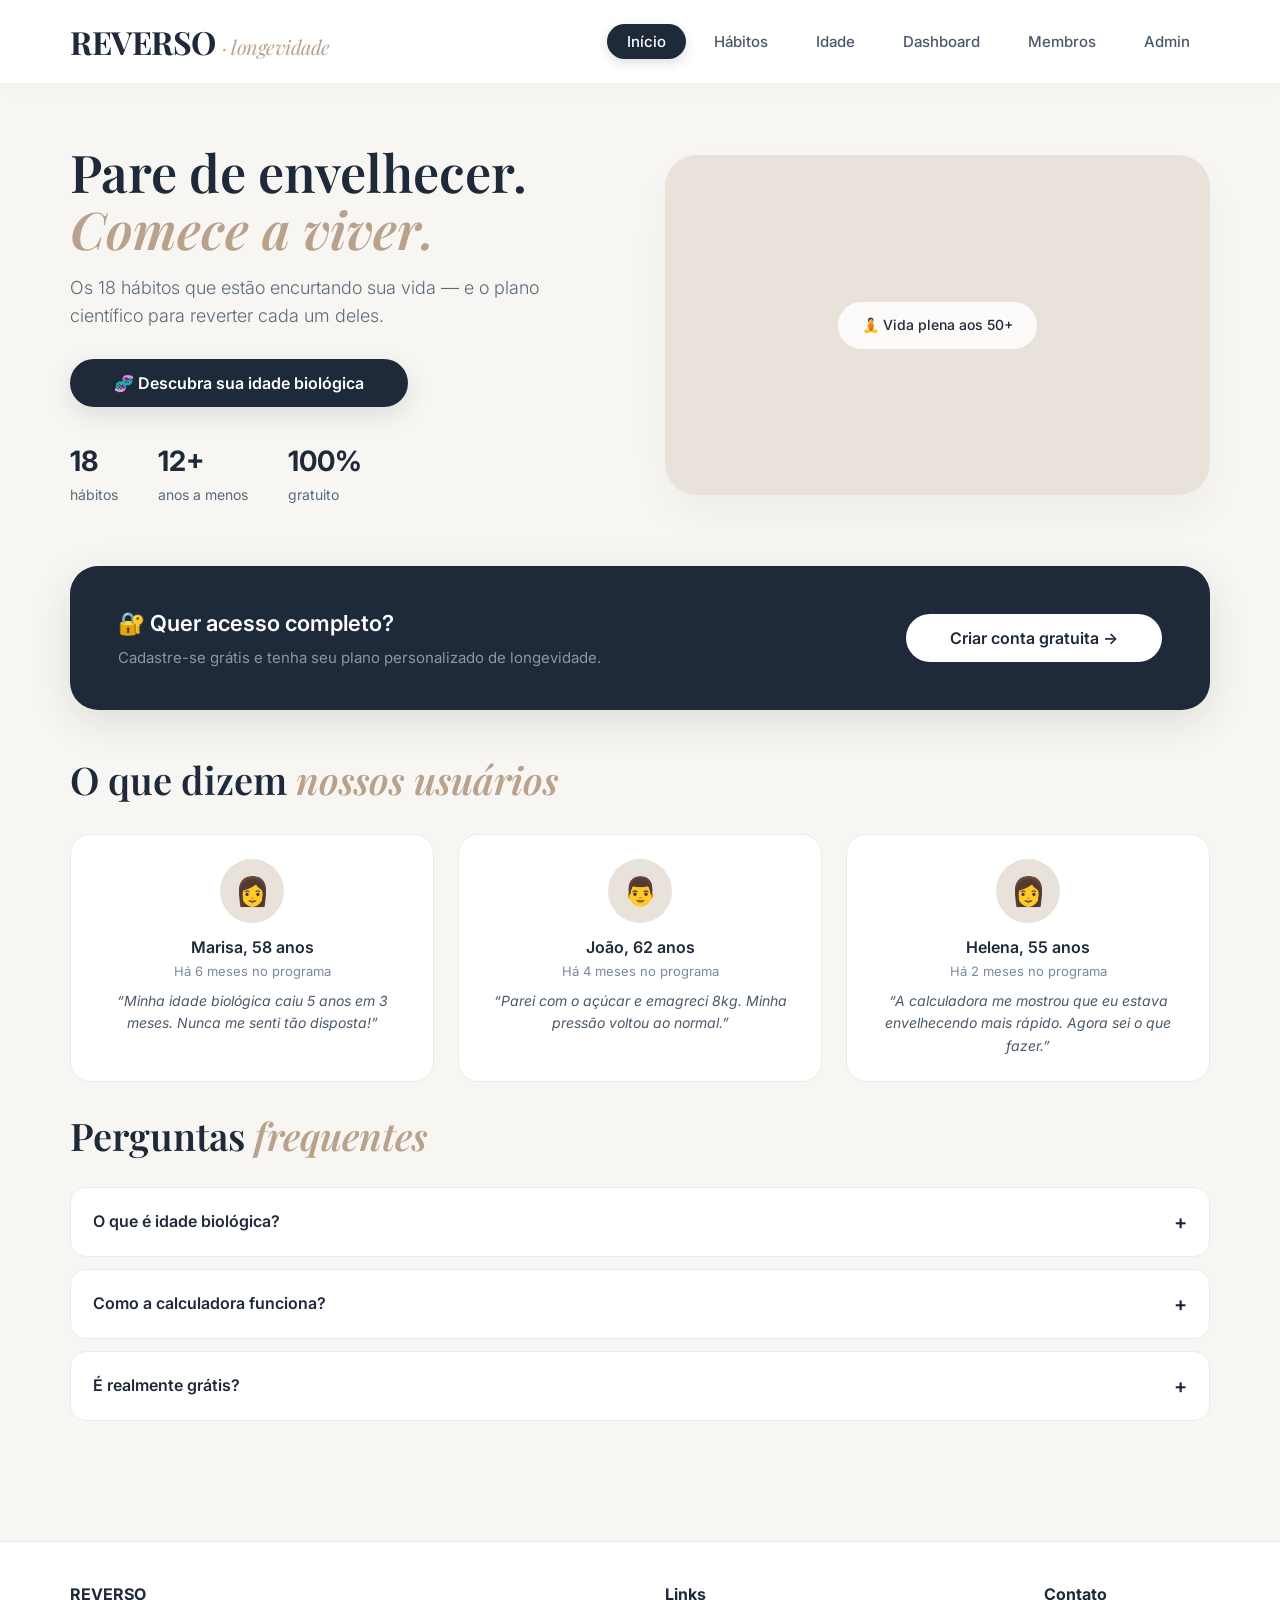
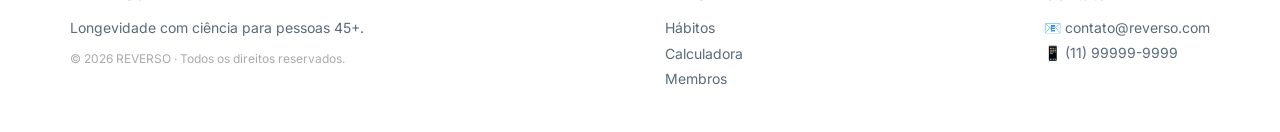
<file: index.html>
<!DOCTYPE html>
<html lang="pt-BR">
<head>
  <meta charset="UTF-8" />
  <meta name="viewport" content="width=device-width, initial-scale=1.0" />
  <title>REVERSO · Longevidade com Ciência</title>
  <link rel="preconnect" href="https://fonts.googleapis.com" />
  <link rel="preconnect" href="https://fonts.gstatic.com" crossorigin />
  <link href="https://fonts.googleapis.com/css2?family=Playfair+Display:ital,wght@0,400;0,600;0,700;1,400&family=Inter:wght@300;400;500;600;700&display=swap" rel="stylesheet" />
  <style>
    /* ===== MESMO DESIGN DA VERSÃO ANTERIOR ===== */
    * {
      margin: 0;
      padding: 0;
      box-sizing: border-box;
    }

    body {
      font-family: 'Inter', sans-serif;
      background: #f8f6f2;
      color: #1e2a3a;
      line-height: 1.6;
    }

    .container {
      max-width: 1200px;
      margin: 0 auto;
      padding: 0 30px;
    }

    /* ===== HEADER ===== */
    header {
      background: #ffffff;
      box-shadow: 0 4px 20px rgba(0, 0, 0, 0.03);
      padding: 16px 0;
      position: sticky;
      top: 0;
      z-index: 100;
    }

    .header-inner {
      display: flex;
      justify-content: space-between;
      align-items: center;
      flex-wrap: wrap;
      gap: 16px;
    }

    .logo {
      font-family: 'Playfair Display', serif;
      font-size: 32px;
      font-weight: 700;
      color: #1e2a3a;
      letter-spacing: -0.5px;
    }
    .logo span {
      color: #b8a28c;
      font-weight: 400;
      font-style: italic;
      font-size: 20px;
    }

    .nav-menu {
      display: flex;
      gap: 8px;
      flex-wrap: wrap;
    }

    .nav-btn {
      padding: 8px 20px;
      border: none;
      background: transparent;
      font-family: 'Inter', sans-serif;
      font-weight: 500;
      font-size: 15px;
      color: #4a5a6a;
      border-radius: 40px;
      cursor: pointer;
      transition: all 0.25s ease;
    }

    .nav-btn:hover {
      background: #f0ebe4;
      color: #1e2a3a;
    }

    .nav-btn.active {
      background: #1e2a3a;
      color: #fff;
      box-shadow: 0 4px 12px rgba(30, 42, 58, 0.15);
    }

    /* ===== PÁGINAS ===== */
    .page {
      display: none;
      animation: fadeUp 0.6s ease;
      padding: 40px 0 60px;
    }

    .page.active {
      display: block;
    }

    @keyframes fadeUp {
      0% {
        opacity: 0;
        transform: translateY(24px);
      }
      100% {
        opacity: 1;
        transform: translateY(0);
      }
    }

    /* ===== TIPOGRAFIA ===== */
    h1,
    h2,
    h3 {
      font-family: 'Playfair Display', serif;
      font-weight: 600;
    }

    h1 {
      font-size: 52px;
      line-height: 1.1;
      margin-bottom: 16px;
    }

    h2 {
      font-size: 38px;
      margin-bottom: 12px;
    }

    h2 span,
    h1 span {
      color: #b8a28c;
      font-style: italic;
    }

    .subtitle {
      font-size: 18px;
      color: #5a6a7a;
      max-width: 540px;
      margin-bottom: 28px;
      font-weight: 300;
    }

    /* ===== BOTÕES ===== */
    .btn-primary {
      display: inline-block;
      padding: 14px 44px;
      background: #1e2a3a;
      color: #fff;
      border: none;
      border-radius: 60px;
      font-weight: 600;
      font-size: 16px;
      cursor: pointer;
      transition: all 0.3s ease;
      box-shadow: 0 8px 24px rgba(30, 42, 58, 0.12);
      font-family: 'Inter', sans-serif;
    }

    .btn-primary:hover {
      background: #2c3d52;
      transform: translateY(-2px);
      box-shadow: 0 14px 30px rgba(30, 42, 58, 0.18);
    }

    .btn-outline {
      background: transparent;
      border: 1px solid #d0c8bc;
      color: #1e2a3a;
      padding: 12px 34px;
      border-radius: 60px;
      font-weight: 500;
      cursor: pointer;
      transition: all 0.3s;
      font-family: 'Inter', sans-serif;
    }

    .btn-outline:hover {
      background: #f0ebe4;
      border-color: #b8a28c;
    }

    /* ===== HERO ===== */
    .hero {
      display: grid;
      grid-template-columns: 1fr 1fr;
      gap: 50px;
      align-items: center;
      padding: 20px 0;
    }

    .hero-text {
      max-width: 560px;
    }

    .hero-image {
      background: #e8e2da;
      border-radius: 32px;
      overflow: hidden;
      min-height: 340px;
      display: flex;
      align-items: center;
      justify-content: center;
      background-image: url('https://images.unsplash.com/photo-1571019613454-1cb2f99b2d8b?w=800&auto=format&fit=crop');
      background-size: cover;
      background-position: center;
      box-shadow: 0 20px 40px rgba(0, 0, 0, 0.04);
    }

    .hero-image .placeholder-label {
      background: rgba(255, 255, 255, 0.85);
      padding: 12px 24px;
      border-radius: 40px;
      font-weight: 500;
      color: #1e2a3a;
      font-size: 14px;
      backdrop-filter: blur(4px);
    }

    .stats-hero {
      display: flex;
      gap: 40px;
      margin-top: 32px;
    }

    .stats-hero div {
      font-size: 14px;
      color: #5a6a7a;
    }

    .stats-hero strong {
      display: block;
      font-size: 28px;
      font-weight: 700;
      color: #1e2a3a;
    }

    /* ===== BANNER MEMBROS NA HOME ===== */
    .membros-banner {
      background: #1e2a3a;
      border-radius: 28px;
      padding: 40px 48px;
      margin: 40px 0 20px;
      display: flex;
      justify-content: space-between;
      align-items: center;
      flex-wrap: wrap;
      gap: 24px;
      box-shadow: 0 12px 40px rgba(30, 42, 58, 0.12);
    }

    .membros-banner h3 {
      font-family: 'Inter', sans-serif;
      font-weight: 600;
      font-size: 22px;
      color: #fff;
      margin-bottom: 4px;
    }

    .membros-banner p {
      color: rgba(255, 255, 255, 0.5);
      font-size: 15px;
    }

    .membros-banner .btn-primary {
      background: #ffffff;
      color: #1e2a3a;
      box-shadow: none;
    }

    .membros-banner .btn-primary:hover {
      background: #f0ebe4;
    }

    /* ===== HÁBITOS COM CIÊNCIA ===== */
    .habitos-grid {
      display: grid;
      grid-template-columns: repeat(auto-fill, minmax(280px, 1fr));
      gap: 24px;
      margin-top: 24px;
    }

    .habito-card {
      background: #ffffff;
      border-radius: 20px;
      padding: 24px 22px;
      box-shadow: 0 6px 20px rgba(0, 0, 0, 0.02);
      border: 1px solid #edebe6;
      transition: all 0.3s ease;
    }

    .habito-card:hover {
      transform: translateY(-6px);
      box-shadow: 0 16px 40px rgba(0, 0, 0, 0.06);
      border-color: #d0c8bc;
    }

    .habito-card .num {
      font-family: 'Playfair Display', serif;
      font-size: 34px;
      font-weight: 700;
      color: #b8a28c;
      line-height: 1;
    }

    .habito-card h4 {
      font-size: 17px;
      margin: 8px 0 6px;
      color: #1e2a3a;
    }

    .habito-card .explicacao {
      font-size: 14px;
      color: #4a5a6a;
      line-height: 1.5;
      margin: 4px 0 8px;
      background: #f6f3ee;
      padding: 10px 14px;
      border-radius: 12px;
    }

    .habito-card .reversao {
      font-size: 14px;
      font-weight: 500;
      color: #2a5a4a;
      background: #e3f0e8;
      padding: 8px 14px;
      border-radius: 12px;
      margin-top: 6px;
    }

    /* ===== CALCULADORA COM PERGUNTAS (MESMO ESTILO) ===== */
    .calc-box {
      background: #ffffff;
      padding: 36px 32px;
      border-radius: 28px;
      max-width: 720px;
      box-shadow: 0 8px 30px rgba(0, 0, 0, 0.02);
      border: 1px solid #edebe6;
      margin: 0 auto;
    }

    .calc-instrucoes {
      background: #f6f3ee;
      border-radius: 16px;
      padding: 16px 20px;
      margin-bottom: 24px;
    }

    .calc-instrucoes h4 {
      font-family: 'Inter', sans-serif;
      font-weight: 600;
      font-size: 16px;
      margin-bottom: 6px;
      color: #1e2a3a;
    }

    .calc-instrucoes p {
      font-size: 14px;
      color: #4a5a6a;
      line-height: 1.8;
      margin: 0;
    }

    .calc-instrucoes strong {
      color: #1e2a3a;
    }

    .calc-box label {
      display: block;
      font-size: 14px;
      font-weight: 500;
      color: #4a5a6a;
      margin-bottom: 6px;
    }

    .calc-box input[type="number"] {
      width: 100%;
      padding: 14px 18px;
      border: 1px solid #ddd8d0;
      border-radius: 16px;
      font-size: 18px;
      background: #fcfaf8;
      margin-bottom: 16px;
      transition: border 0.3s;
    }

    .calc-box input[type="number"]:focus {
      outline: none;
      border-color: #b8a28c;
    }

    .calc-box small {
      display: block;
      margin: -10px 0 16px 0;
      color: #7a8a9a;
      font-size: 13px;
    }

    .perguntas-grid {
      display: grid;
      grid-template-columns: 1fr 1fr;
      gap: 12px;
      margin: 20px 0;
    }

    .pergunta-item {
      background: #fcfaf8;
      border: 1px solid #edebe6;
      border-radius: 14px;
      padding: 12px 16px;
      display: flex;
      justify-content: space-between;
      align-items: center;
    }

    .pergunta-item .texto {
      font-size: 14px;
      color: #1e2a3a;
      font-weight: 500;
    }

    .pergunta-item .botoes {
      display: flex;
      gap: 6px;
    }

    .pergunta-item .botoes button {
      padding: 4px 14px;
      border: 1px solid #ddd8d0;
      border-radius: 30px;
      background: transparent;
      font-size: 13px;
      font-weight: 600;
      cursor: pointer;
      transition: all 0.2s;
      font-family: 'Inter', sans-serif;
    }

    .pergunta-item .botoes button.sim {
      color: #2a5a4a;
    }
    .pergunta-item .botoes button.sim.ativo {
      background: #2a5a4a;
      color: #fff;
      border-color: #2a5a4a;
    }
    .pergunta-item .botoes button.nao {
      color: #a54a4a;
    }
    .pergunta-item .botoes button.nao.ativo {
      background: #a54a4a;
      color: #fff;
      border-color: #a54a4a;
    }

    .result-box {
      margin-top: 24px;
      padding: 24px;
      background: #f6f3ee;
      border-radius: 20px;
      border-left: 4px solid #b8a28c;
      display: none;
    }

    .result-box .result-item {
      display: flex;
      justify-content: space-between;
      padding: 6px 0;
      font-size: 16px;
    }

    .result-box .result-item.highlight strong {
      font-size: 28px;
      color: #1e2a3a;
    }

    .result-box .result-message {
      margin-top: 12px;
      font-size: 15px;
      color: #4a5a6a;
    }

    .result-box .result-message span {
      font-weight: 700;
      color: #b8a28c;
    }

    .result-box .result-interpretacao {
      margin-top: 12px;
      padding: 12px;
      background: #e3f0e8;
      border-radius: 12px;
      font-size: 14px;
      color: #1e2a3a;
    }

    .result-box .top-habitos {
      margin-top: 12px;
      padding: 12px 16px;
      background: #fff;
      border-radius: 12px;
    }

    .result-box .top-habitos h4 {
      font-family: 'Inter', sans-serif;
      font-size: 14px;
      margin-bottom: 6px;
      color: #1e2a3a;
    }

    .result-box .top-habitos li {
      font-size: 14px;
      color: #4a5a6a;
      list-style: none;
      padding: 2px 0;
    }

    /* ===== DASHBOARD ===== */
    .dash-grid {
      display: grid;
      grid-template-columns: repeat(auto-fit, minmax(160px, 1fr));
      gap: 18px;
      margin: 24px 0;
    }

    .dash-card {
      background: #ffffff;
      border-radius: 20px;
      padding: 24px 16px;
      text-align: center;
      border: 1px solid #edebe6;
    }

    .dash-card .label {
      display: block;
      font-size: 13px;
      color: #7a8a9a;
      font-weight: 500;
    }

    .dash-card .value {
      display: block;
      font-size: 30px;
      font-weight: 700;
      margin-top: 6px;
      color: #1e2a3a;
    }

    .habitos-hoje {
      background: #ffffff;
      border-radius: 24px;
      padding: 28px;
      border: 1px solid #edebe6;
      margin-top: 12px;
    }

    .habitos-hoje h3 {
      font-family: 'Inter', sans-serif;
      font-weight: 600;
      font-size: 18px;
      margin-bottom: 12px;
    }

    .habitos-hoje h3 span {
      background: #f0ebe4;
      padding: 2px 14px;
      border-radius: 30px;
      font-size: 14px;
      color: #1e2a3a;
    }

    .tags {
      display: flex;
      flex-wrap: wrap;
      gap: 10px;
      margin: 12px 0;
    }

    .tag {
      padding: 6px 18px;
      border-radius: 40px;
      font-size: 14px;
      font-weight: 500;
    }

    .tag.done {
      background: #e3f0e8;
      color: #2a5a4a;
    }
    .tag.pending {
      background: #f6eddd;
      color: #8a7a5a;
    }
    .tag.missed {
      background: #f5e4e4;
      color: #a54a4a;
    }

    .btn-checkin {
      width: 100%;
      padding: 14px;
      background: #1e2a3a;
      color: #fff;
      border: none;
      border-radius: 60px;
      font-weight: 600;
      font-size: 16px;
      cursor: pointer;
      transition: all 0.3s;
      font-family: 'Inter', sans-serif;
      margin-top: 8px;
    }

    .btn-checkin:hover {
      background: #2c3d52;
    }

    /* ===== MEMBROS ===== */
    .auth-box {
      background: #ffffff;
      padding: 36px 32px;
      border-radius: 28px;
      max-width: 420px;
      border: 1px solid #edebe6;
    }

    .auth-tabs {
      display: flex;
      gap: 6px;
      background: #f6f3ee;
      border-radius: 16px;
      padding: 4px;
      margin-bottom: 24px;
    }

    .auth-tab {
      flex: 1;
      padding: 10px;
      border: none;
      background: transparent;
      font-weight: 600;
      border-radius: 12px;
      cursor: pointer;
      transition: all 0.3s;
      font-family: 'Inter', sans-serif;
      color: #5a6a7a;
    }

    .auth-tab.active {
      background: #ffffff;
      color: #1e2a3a;
      box-shadow: 0 2px 8px rgba(0, 0, 0, 0.04);
    }

    .auth-form {
      display: none;
      flex-direction: column;
      gap: 14px;
    }

    .auth-form.active {
      display: flex;
    }

    .auth-form input {
      padding: 14px 18px;
      border: 1px solid #ddd8d0;
      border-radius: 16px;
      font-size: 15px;
      background: #fcfaf8;
      transition: border 0.3s;
    }

    .auth-form input:focus {
      outline: none;
      border-color: #b8a28c;
    }

    /* ===== DEPOIMENTOS ===== */
    .depo-grid {
      display: grid;
      grid-template-columns: repeat(auto-fit, minmax(220px, 1fr));
      gap: 24px;
      margin: 24px 0;
    }

    .depo-card {
      background: #ffffff;
      border-radius: 20px;
      padding: 24px;
      border: 1px solid #edebe6;
      text-align: center;
    }

    .depo-card .avatar {
      width: 64px;
      height: 64px;
      border-radius: 50%;
      background: #e8e2da;
      margin: 0 auto 12px;
      display: flex;
      align-items: center;
      justify-content: center;
      font-size: 28px;
    }

    .depo-card .nome {
      font-weight: 600;
      color: #1e2a3a;
    }
    .depo-card .idade {
      font-size: 13px;
      color: #7a8a9a;
    }
    .depo-card .texto {
      font-size: 14px;
      color: #4a5a6a;
      font-style: italic;
      margin-top: 8px;
    }

    /* ===== FAQ ===== */
    .faq-item {
      background: #ffffff;
      border-radius: 16px;
      padding: 18px 22px;
      margin-bottom: 12px;
      border: 1px solid #edebe6;
      cursor: pointer;
      transition: all 0.2s;
    }

    .faq-item:hover {
      border-color: #d0c8bc;
    }

    .faq-item .pergunta {
      font-weight: 600;
      display: flex;
      justify-content: space-between;
      align-items: center;
    }

    .faq-item .resposta {
      display: none;
      padding-top: 12px;
      color: #4a5a6a;
      font-size: 15px;
      line-height: 1.6;
    }

    .faq-item .resposta.ativa {
      display: block;
    }

    /* ===== RODAPÉ ===== */
    footer {
      background: #ffffff;
      border-top: 1px solid #edebe6;
      padding: 40px 0;
      margin-top: 40px;
    }

    footer .container {
      display: flex;
      justify-content: space-between;
      flex-wrap: wrap;
      gap: 24px;
    }

    footer .col {
      max-width: 300px;
    }

    footer .col h4 {
      font-size: 16px;
      margin-bottom: 8px;
    }

    footer .col p,
    footer .col a {
      color: #5a6a7a;
      font-size: 14px;
      line-height: 1.8;
      text-decoration: none;
    }

    footer .col a:hover {
      color: #1e2a3a;
    }

    /* ===== ADMIN ===== */
    .admin-grid {
      display: grid;
      grid-template-columns: repeat(auto-fit, minmax(140px, 1fr));
      gap: 16px;
      margin: 24px 0;
    }

    .admin-card {
      background: #ffffff;
      border-radius: 20px;
      padding: 24px 16px;
      text-align: center;
      border: 1px solid #edebe6;
    }

    .admin-card span {
      display: block;
      font-size: 13px;
      color: #7a8a9a;
    }
    .admin-card strong {
      display: block;
      font-size: 28px;
      margin-top: 6px;
      color: #1e2a3a;
    }

    .admin-last {
      background: #ffffff;
      border-radius: 24px;
      padding: 24px 28px;
      border: 1px solid #edebe6;
    }

    .admin-last h4 {
      font-size: 16px;
      margin-bottom: 12px;
    }
    .admin-last div {
      display: flex;
      justify-content: space-between;
      padding: 8px 0;
      border-bottom: 1px solid #f0ebe4;
    }
    .admin-last div:last-child {
      border-bottom: none;
    }
    .admin-last div span:last-child {
      color: #7a8a9a;
      font-size: 14px;
    }

    /* ===== RESPONSIVO ===== */
    @media (max-width: 820px) {
      .hero {
        grid-template-columns: 1fr;
        gap: 30px;
      }
      .hero-image {
        min-height: 220px;
      }
      h1 {
        font-size: 38px;
      }
      h2 {
        font-size: 30px;
      }
      .stats-hero {
        gap: 24px;
      }
      .habitos-grid {
        grid-template-columns: 1fr 1fr;
      }
      .membros-banner {
        padding: 28px 24px;
        flex-direction: column;
        text-align: center;
      }
      .perguntas-grid {
        grid-template-columns: 1fr;
      }
    }

    @media (max-width: 520px) {
      .container {
        padding: 0 16px;
      }
      .header-inner {
        flex-direction: column;
        align-items: stretch;
      }
      .nav-menu {
        justify-content: center;
      }
      .nav-btn {
        font-size: 13px;
        padding: 6px 14px;
      }
      .habitos-grid {
        grid-template-columns: 1fr;
      }
      .hero-image {
        min-height: 160px;
      }
      .membros-banner {
        padding: 20px 16px;
      }
      .depo-grid {
        grid-template-columns: 1fr;
      }
      .calc-box {
        padding: 20px 16px;
      }
      .pergunta-item {
        flex-wrap: wrap;
        gap: 8px;
        justify-content: center;
      }
    }
  </style>
</head>
<body>

  <header>
    <div class="container header-inner">
      <div class="logo">REVERSO <span>· longevidade</span></div>
      <div class="nav-menu">
        <button class="nav-btn active" data-page="home">Início</button>
        <button class="nav-btn" data-page="habitos">Hábitos</button>
        <button class="nav-btn" data-page="calculadora">Idade</button>
        <button class="nav-btn" data-page="dashboard">Dashboard</button>
        <button class="nav-btn" data-page="membros">Membros</button>
        <button class="nav-btn" data-page="admin">Admin</button>
      </div>
    </div>
  </header>

  <main>
    <div class="container">

      <!-- ===== HOME ===== -->
      <section id="page-home" class="page active">
        <div class="hero">
          <div class="hero-text">
            <h1>Pare de envelhecer.<br><span>Comece a viver.</span></h1>
            <p class="subtitle">Os 18 hábitos que estão encurtando sua vida — e o plano científico para reverter cada um deles.</p>
            <button class="btn-primary" onclick="navigateTo('calculadora')">🧬 Descubra sua idade biológica</button>
            <div class="stats-hero">
              <div><strong>18</strong> hábitos</div>
              <div><strong>12+</strong> anos a menos</div>
              <div><strong>100%</strong> gratuito</div>
            </div>
          </div>
          <div class="hero-image" style="background-image: url('https://images.unsplash.com/photo-1571019613454-1cb2f99b2d8b?w=800&auto=format&fit=crop');">
            <span class="placeholder-label">🧘 Vida plena aos 50+</span>
          </div>
        </div>

        <!-- BANNER MEMBROS -->
        <div class="membros-banner">
          <div>
            <h3>🔐 Quer acesso completo?</h3>
            <p>Cadastre-se grátis e tenha seu plano personalizado de longevidade.</p>
          </div>
          <button class="btn-primary" onclick="navigateTo('membros')">Criar conta gratuita →</button>
        </div>

        <!-- DEPOIMENTOS -->
        <h2 style="margin-top:40px;">O que dizem <span>nossos usuários</span></h2>
        <div class="depo-grid">
          <div class="depo-card">
            <div class="avatar">👩</div>
            <div class="nome">Marisa, 58 anos</div>
            <div class="idade">Há 6 meses no programa</div>
            <div class="texto">“Minha idade biológica caiu 5 anos em 3 meses. Nunca me senti tão disposta!”</div>
          </div>
          <div class="depo-card">
            <div class="avatar">👨</div>
            <div class="nome">João, 62 anos</div>
            <div class="idade">Há 4 meses no programa</div>
            <div class="texto">“Parei com o açúcar e emagreci 8kg. Minha pressão voltou ao normal.”</div>
          </div>
          <div class="depo-card">
            <div class="avatar">👩</div>
            <div class="nome">Helena, 55 anos</div>
            <div class="idade">Há 2 meses no programa</div>
            <div class="texto">“A calculadora me mostrou que eu estava envelhecendo mais rápido. Agora sei o que fazer.”</div>
          </div>
        </div>

        <!-- FAQ -->
        <h2>Perguntas <span>frequentes</span></h2>
        <div style="margin:20px 0;">
          <div class="faq-item" onclick="toggleFAQ(this)">
            <div class="pergunta">O que é idade biológica? <span style="font-size:20px;">+</span></div>
            <div class="resposta">É a idade do seu corpo por dentro, baseada em hábitos, estresse, sono e alimentação. Diferente da idade cronológica (documento).</div>
          </div>
          <div class="faq-item" onclick="toggleFAQ(this)">
            <div class="pergunta">Como a calculadora funciona? <span style="font-size:20px;">+</span></div>
            <div class="resposta">Você digita sua idade real e responde SIM/NÃO para cada hábito. O sistema calcula quantos anos cada hábito adiciona à sua idade.</div>
          </div>
          <div class="faq-item" onclick="toggleFAQ(this)">
            <div class="pergunta">É realmente grátis? <span style="font-size:20px;">+</span></div>
            <div class="resposta">Sim! O acesso ao diagnóstico e aos hábitos é 100% gratuito. O plano premium oferece acompanhamento personalizado.</div>
          </div>
        </div>
      </section>

      <!-- ===== HÁBITOS ===== -->
      <section id="page-habitos" class="page">
        <h2>Os <span>18 Hábitos</span> que envelhecem</h2>
        <p class="subtitle">Conheça cada um, entenda a ciência e veja como reverter.</p>
        <div id="listaHabitos" class="habitos-grid"></div>
      </section>

      <!-- ===== CALCULADORA COM PERGUNTAS ===== -->
      <section id="page-calculadora" class="page">
        <h2>Descubra sua <span>Idade Biológica</span></h2>
        <p class="subtitle" style="max-width:600px;">Responda as perguntas abaixo e veja o impacto dos seus hábitos na sua idade.</p>

        <div class="calc-box">
          <div class="calc-instrucoes">
            <h4>📌 Como funciona?</h4>
            <p>
              <strong>1.</strong> Digite sua <strong>idade real</strong>.<br>
              <strong>2.</strong> Para cada hábito, responda <strong>"Sim" ou "Não"</strong>.<br>
              <strong>3.</strong> Clique em <strong>"Calcular"</strong> e veja sua idade biológica e os hábitos que mais impactam.
            </p>
          </div>

          <label for="idadeInput">📅 Sua idade cronológica (real)</label>
          <input type="number" id="idadeInput" placeholder="Ex: 52" min="18" max="120" />
          <small>Exemplo: Se você nasceu em 1970, sua idade é 52 anos.</small>

          <div id="perguntasContainer" class="perguntas-grid"></div>

          <button class="btn-primary" onclick="calcularIdadeCompleta()" style="width:100%;margin-top:10px;">🔬 Calcular Idade Biológica</button>

          <div id="resultadoCompleto" class="result-box">
            <div class="result-item"><span>📅 Idade Cronológica</span> <strong id="cronoIdade2">52</strong></div>
            <div class="result-item highlight"><span>🧬 Idade Biológica</span> <strong id="bioIdade2">0</strong></div>
            <div class="result-message">🧬 Você está <span id="diferenca2">0</span> anos <span id="interpretacao2">em relação à sua idade real.</span></div>
            <div class="result-interpretacao" id="significado2">💡 Seus hábitos estão no caminho certo!</div>
            <div class="top-habitos" id="topHabitosList">
              <h4>🔴 Hábitos que mais aceleram seu envelhecimento:</h4>
              <ul id="topLista"></ul>
            </div>
          </div>
        </div>
      </section>

      <!-- ===== DASHBOARD ===== -->
      <section id="page-dashboard" class="page">
        <h2>Olá, <span>Maria</span> 👋</h2>
        <p class="subtitle">Aqui está seu progresso hoje.</p>
        <div class="dash-grid">
          <div class="dash-card"><span class="label">Idade Biológica</span><span class="value">48.2</span></div>
          <div class="dash-card"><span class="label">Hábitos dominados</span><span class="value">8/18</span></div>
          <div class="dash-card"><span class="label">Sequência</span><span class="value">12 dias 🔥</span></div>
          <div class="dash-card"><span class="label">Meta semanal</span><span class="value">72%</span></div>
        </div>
        <div class="habitos-hoje">
          <h3>📋 Hábitos de hoje <span>5/8</span></h3>
          <div class="tags">
            <span class="tag done">💧 Água</span>
            <span class="tag done">☀️ Sol</span>
            <span class="tag pending">🏋️ Musculação</span>
            <span class="tag done">🧘 Respiração</span>
            <span class="tag pending">📱 Sem telas</span>
            <span class="tag missed">😴 Sono</span>
          </div>
          <button class="btn-checkin" onclick="alert('✅ Check-in registrado!')">✅ Registrar check-in</button>
        </div>
      </section>

      <!-- ===== MEMBROS ===== -->
      <section id="page-membros" class="page">
        <h2>Área de <span>Membros</span></h2>
        <p class="subtitle">Entre ou crie sua conta para acessar o programa completo.</p>
        <div class="auth-box">
          <div class="auth-tabs">
            <button class="auth-tab active" onclick="switchAuth('login')">Entrar</button>
            <button class="auth-tab" onclick="switchAuth('register')">Cadastrar</button>
          </div>
          <div id="auth-login" class="auth-form active">
            <input type="email" placeholder="seu@email.com" />
            <input type="password" placeholder="••••••••" />
            <button class="btn-primary" onclick="alert('🔐 Login simulado!')">Entrar →</button>
          </div>
          <div id="auth-register" class="auth-form">
            <input type="text" placeholder="Nome completo" />
            <input type="email" placeholder="seu@email.com" />
            <input type="password" placeholder="Senha (mín. 6)" />
            <button class="btn-primary" onclick="alert('✅ Cadastro simulado!')">Criar conta →</button>
          </div>
        </div>
      </section>

      <!-- ===== ADMIN ===== -->
      <section id="page-admin" class="page">
        <h2>Painel <span>Administrativo</span></h2>
        <div class="admin-grid">
          <div class="admin-card"><span>👥 Usuários totais</span><strong>1.247</strong></div>
          <div class="admin-card"><span>📊 Novos hoje</span><strong>18</strong></div>
          <div class="admin-card"><span>🎯 Planos ativos</span><strong>843</strong></div>
          <div class="admin-card"><span>📝 Conteúdos</span><strong>12</strong></div>
        </div>
        <div class="admin-last">
          <h4>Últimos cadastros</h4>
          <div><span>Carlos Silva</span> <span>Hoje 14:32</span></div>
          <div><span>Ana Paula</span> <span>Hoje 13:15</span></div>
          <div><span>Roberto Mendes</span> <span>Hoje 11:40</span></div>
        </div>
      </section>

    </div>
  </main>

  <!-- ===== RODAPÉ ===== -->
  <footer>
    <div class="container">
      <div class="col">
        <h4>REVERSO</h4>
        <p>Longevidade com ciência para pessoas 45+.</p>
        <p style="margin-top:8px;font-size:12px;color:#aaa;">© 2026 REVERSO · Todos os direitos reservados.</p>
      </div>
      <div class="col">
        <h4>Links</h4>
        <a href="#" onclick="navigateTo('habitos');return false;">Hábitos</a><br>
        <a href="#" onclick="navigateTo('calculadora');return false;">Calculadora</a><br>
        <a href="#" onclick="navigateTo('membros');return false;">Membros</a>
      </div>
      <div class="col">
        <h4>Contato</h4>
        <p>📧 contato@reverso.com</p>
        <p>📱 (11) 99999-9999</p>
      </div>
    </div>
  </footer>

  <script>
    // ===== NAVEGAÇÃO =====
    const navBtns = document.querySelectorAll('.nav-btn');
    const pages = document.querySelectorAll('.page');

    navBtns.forEach(btn => {
      btn.addEventListener('click', function() {
        navBtns.forEach(b => b.classList.remove('active'));
        this.classList.add('active');
        const pageId = this.dataset.page;
        pages.forEach(p => p.classList.remove('active'));
        document.getElementById('page-' + pageId).classList.add('active');
        window.scrollTo({ top: 0, behavior: 'smooth' });
      });
    });

    function navigateTo(pageId) {
      navBtns.forEach(b => b.classList.remove('active'));
      document.querySelector(`.nav-btn[data-page="${pageId}"]`).classList.add('active');
      pages.forEach(p => p.classList.remove('active'));
      document.getElementById('page-' + pageId).classList.add('active');
      window.scrollTo({ top: 0, behavior: 'smooth' });
    }

    // ===== DADOS DOS HÁBITOS =====
    const habitosData = [
      'Comer açúcar todo dia',
      'Não tomar sol',
      'Beber pouca água',
      'Viver estressado(a)',
      'Passar o dia sentado(a)',
      'Excesso de produtos na pele',
      'Jantar tarde',
      'Álcool e/ou cigarro',
      'Comer ultraprocessados',
      'Café logo ao acordar',
      'Beliscar o tempo inteiro',
      'Não bater meta de proteína',
      'Consumir embutidos',
      'Não fazer musculação',
      'Mexer no celular antes de dormir',
      'Relacionamentos tóxicos',
      'Não ter propósito',
      'Respiração curta'
    ];

    const pesos = [1.2, 0.8, 0.6, 1.5, 1.0, 0.7, 1.1, 1.8, 1.4, 0.5, 0.9, 1.3, 1.6, 1.0, 0.9, 1.7, 1.4, 0.8];

    const explicacoes = [
      '🧪 O açúcar causa glicação, envelhecendo a pele e órgãos.',
      '☀️ Falta de vitamina D compromete imunidade e ossos.',
      '💧 Aos 50 anos, o corpo tem 15% menos água.',
      '🧠 Cortisol elevado encurta os telômeros.',
      '🪑 6 horas sentado = perder 2 anos de vida.',
      '🧴 A pele absorve 60% do que você passa.',
      '⏰ Comer após 20h prejudica o sono e a renovação.',
      '🚭 Cada cigarro encurta 11 minutos de vida.',
      '🍔 Alimentos industrializados inflamam o corpo.',
      '☕ Café logo ao acordar sobrecarrega as adrenais.',
      '⏳ Comer constante mantém insulina alta.',
      '🥩 Dos 50 aos 80 anos perdemos 50% da massa muscular.',
      '🥓 Embutidos são carcinogênicos pela OMS.',
      '🏋️ A partir dos 45, perdemos 1% de massa muscular/ano.',
      '📱 Luz azul inibe melatonina, reduz o sono.',
      '❤️ Conflitos elevam cortisol e envelhecem.',
      '🎯 Pessoas com propósito vivem 7 anos mais.',
      '🌬️ Respiração curta ativa o estresse.'
    ];

    // ===== GERAR LISTA DE HÁBITOS NA PÁGINA HÁBITOS =====
    document.addEventListener('DOMContentLoaded', function() {
      const grid = document.getElementById('listaHabitos');
      if (grid) {
        grid.innerHTML = habitosData.map((h, i) => `
          <div class="habito-card">
            <div class="num">${String(i+1).padStart(2,'0')}</div>
            <h4>${h}</h4>
            <div class="explicacao">${explicacoes[i]}</div>
            <div class="reversao">⬆ Reversão: veja as dicas no site</div>
          </div>
        `).join('');
      }

      // ===== GERAR PERGUNTAS =====
      const container = document.getElementById('perguntasContainer');
      if (container) {
        window.respostas = {};
        habitosData.forEach((habito, index) => {
          const div = document.createElement('div');
          div.className = 'pergunta-item';
          div.innerHTML = `
            <span class="texto">${habito}</span>
            <div class="botoes">
              <button class="sim" data-idx="${index}" onclick="responder(${index}, 'sim')">Sim</button>
              <button class="nao ativo" data-idx="${index}" onclick="responder(${index}, 'nao')">Não</button>
            </div>
          `;
          container.appendChild(div);
          window.respostas[index] = 'nao';
        });
      }
    });

    // ===== FUNÇÃO RESPONDER =====
    function responder(idx, valor) {
      window.respostas[idx] = valor;
      const item = document.querySelectorAll('.pergunta-item')[idx];
      const btns = item.querySelectorAll('.botoes button');
      btns.forEach(b => b.classList.remove('ativo'));
      if (valor === 'sim') {
        item.querySelector('.sim').classList.add('ativo');
      } else {
        item.querySelector('.nao').classList.add('ativo');
      }
    }

    // ===== CALCULAR IDADE COMPLETA =====
    function calcularIdadeCompleta() {
      const idade = parseInt(document.getElementById('idadeInput').value);
      if (isNaN(idade) || idade < 18 || idade > 120) {
        alert('⚠️ Digite uma idade válida entre 18 e 120.');
        return;
      }

      let soma = 0;
      let habitosAtivos = [];

      habitosData.forEach((h, i) => {
        if (window.respostas[i] === 'sim') {
          soma += pesos[i];
          habitosAtivos.push({ nome: h, peso: pesos[i] });
        }
      });

      const bio = (idade + soma).toFixed(1);
      const diff = (bio - idade).toFixed(1);

      document.getElementById('cronoIdade2').textContent = idade;
      document.getElementById('bioIdade2').textContent = bio;
      document.getElementById('diferenca2').textContent = diff < 0 ? diff : '+' + diff;

      const interp = document.getElementById('interpretacao2');
      const sig = document.getElementById('significado2');

      if (soma === 0) {
        interp.textContent = 'em relação à sua idade real.';
        sig.innerHTML = '🌟 Parabéns! Você não tem hábitos ruins. Continue assim!';
      } else if (soma < 3) {
        interp.textContent = 'mais jovem que a média.';
        sig.innerHTML = '😊 Você está no caminho certo. Pequenos ajustes vão te deixar ainda mais jovem.';
      } else if (soma < 6) {
        interp.textContent = 'mais velho que a sua idade real.';
        sig.innerHTML = '⚠️ Alguns hábitos estão acelerando seu envelhecimento. Que tal revisar?';
      } else {
        interp.textContent = 'mais velho que a sua idade real.';
        sig.innerHTML = '🔴 Atenção! Vários hábitos estão impactando sua idade. Mas você pode reverter!';
      }

      const top = habitosAtivos.sort((a, b) => b.peso - a.peso).slice(0, 3);
      const lista = document.getElementById('topLista');
      if (top.length === 0) {
        lista.innerHTML = '<li style="color:#2a5a4a;">✅ Nenhum hábito negativo identificado. Continue assim!</li>';
      } else {
        lista.innerHTML = top.map(h => `<li>🔴 ${h.nome} — <strong>+${h.peso.toFixed(1)} anos</strong></li>`).join('');
      }

      document.getElementById('resultadoCompleto').style.display = 'block';
      document.getElementById('resultadoCompleto').scrollIntoView({ behavior: 'smooth', block: 'center' });
    }

    // ===== MEMBROS TABS =====
    function switchAuth(tab) {
      document.querySelectorAll('.auth-tab').forEach(t => t.classList.remove('active'));
      document.querySelector(`.auth-tab[onclick*="${tab}"]`).classList.add('active');
      document.querySelectorAll('.auth-form').forEach(f => f.classList.remove('active'));
      document.getElementById('auth-' + tab).classList.add('active');
    }

    // ===== FAQ =====
    function toggleFAQ(el) {
      const resposta = el.querySelector('.resposta');
      const sinal = el.querySelector('.pergunta span');
      if (resposta.classList.contains('ativa')) {
        resposta.classList.remove('ativa');
        sinal.textContent = '+';
      } else {
        resposta.classList.add('ativa');
        sinal.textContent = '−';
      }
    }
  </script>
</body>
</html>
</file>
